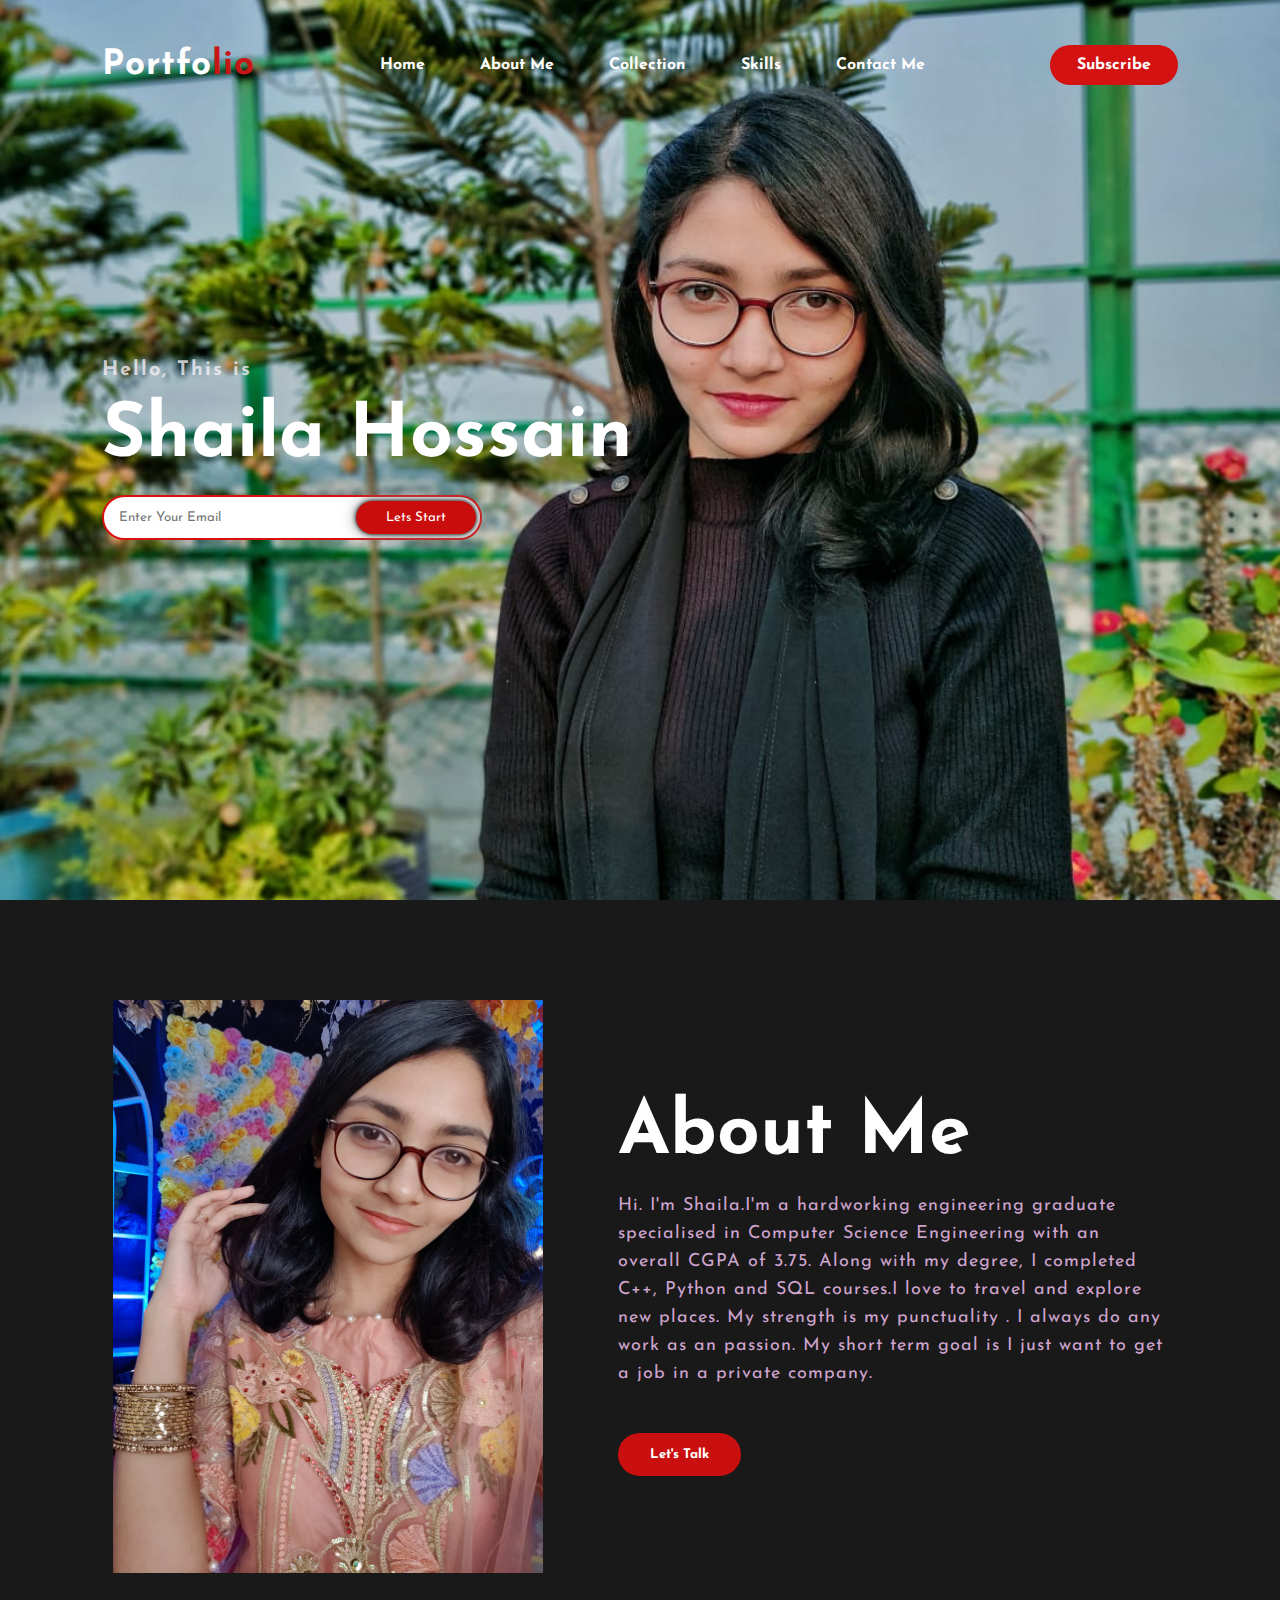
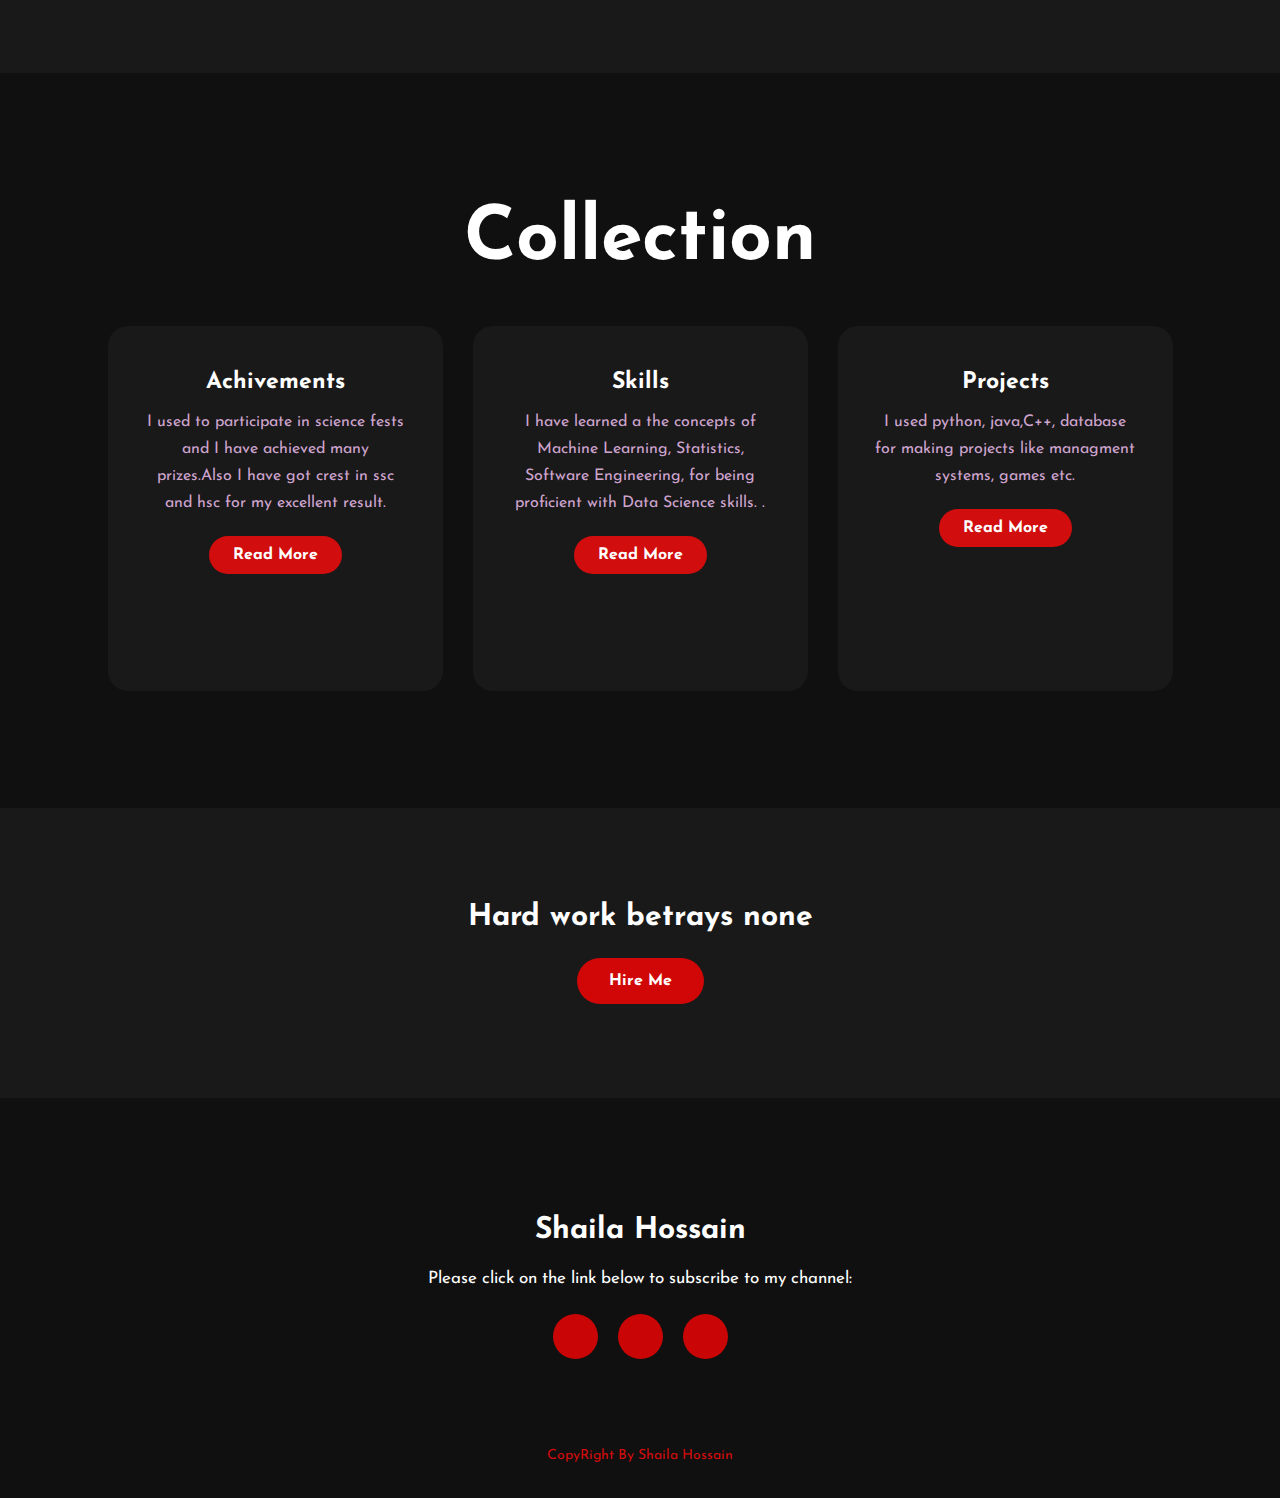
<file: index.html>
<!DOCTYPE html>
<html>
<head>
	<title>Portfolio website</title>
	<link rel="stylesheet" type="text/css" href="css/style.css">

	<link rel="preconnect" href="https://fonts.gstatic.com">
  <link href="https://fonts.googleapis.com/css2?family=Josefin+Sans:ital,wght@0,100;0,200;0,300;0,400;0,500;0,600;0,700;1,100;1,200;1,300;1,400;1,500;1,600;1,700&display=swap" rel="stylesheet">

  <link rel="stylesheet" href="https://cdnjs.cloudflare.com/ajax/libs/font-awesome/5.15.3/css/all.min.css" integrity="sha512-iBBXm8fW90+nuLcSKlbmrPcLa0OT92xO1BIsZ+ywDWZCvqsWgccV3gFoRBv0z+8dLJgyAHIhR35VZc2oM/gI1w==" crossorigin="anonymous" referrerpolicy="no-referrer" />

</head>
<body>
	<!----hero Section start---->

	<div class="hero">
		<nav>
			<h2 class="logo">Portfo<span>lio</span></h2>
			<ul>
				<li><a href="#">Home</a></li>
				<li><a href="#">About Me</a></li>
				<li><a href="#">Collection</a></li>
				<li><a href="#">Skills</a></li>
				<li><a href="#">Contact Me</a></li>
			</ul>
			<a href="#" class="btn">Subscribe</a>
		</nav>

		<div class="content">
			<h4>Hello, This is</h4>
			<h1>Shaila Hossain</h1>
			<div class="newslatter">
				<form>
					<input type="email" name="email" id="mail" placeholder="Enter Your Email">
					<input type="submit" name="submit" value="Lets Start">
				</form>
			</div>
		</div>
	</div>

	<!----About section start---->
	<section class="about">
		<div class="main">
			<img src="img/nodi1.jpeg">
			<div class="about-text">
				<h2>About Me</h2>
				<p>Hi. I'm Shaila.I'm a hardworking engineering graduate specialised in Computer Science Engineering with an overall CGPA of 3.75. Along with my degree, I completed C++, Python and SQL courses.I love to travel and explore new places. My strength is my punctuality . I always do any work as an passion. My short term goal is I just want to get a job in a private company.</p>
				<button type="button">Let's Talk</button>
			</div>
		</div>
	</section>

	<!-----service section start----------->
	<div class="service">
		<div class="title">
			<h2>Collection</h2>
		</div>

		<div class="box">
			<div class="card">
				<i class="fas fa-bars"></i>
				<h5>Achivements</h5>
				<div class="pra">
					<p>I used to participate in science fests and I have achieved many prizes.Also I have got crest in ssc and hsc for my excellent result.</p>

					<p style="text-align: center;">
						<a class="button" href="#">Read More</a>
					</p>
				</div>
			</div>

			<div class="card">
				<i class="far fa-user"></i>
				<h5>Skills</h5>
				<div class="pra">
					<p>I have learned a the concepts of Machine Learning, Statistics, Software Engineering, for being proficient with Data Science skills. .</p>

					<p style="text-align: center;">
						<a class="button" href="#">Read More</a>
					</p>
				</div>
			</div>

			<div class="card">
				<i class="far fa-bell"></i>
				<h5>Projects</h5>
				<div class="pra">
					<p>I used python, java,C++, database for making projects like managment systems, games etc.</p>

					<p style="text-align: center;">
						<a class="button" href="#">Read More</a>
					</p>
				</div>
			</div>
		</div>
	</div>

	<!------Contact Me------>
	<div class="contact-me">
		<p>Hard work betrays none</p>
		<a class="button-two" href="#">Hire Me</a>
	</div>

	<!------footer start--------->
	<footer>
		<p>Shaila Hossain</p>
		<p> Please click on the link below to subscribe to my channel:</p>
		<div class="social">
			<a href="#"><i class="fab fa-facebook-f"></i></a>
			<a href="#"><i class="fab fa-instagram"></i></a>
			<a href="#"><i class="fab fa-dribbble"></i></a>
		</div>
		<p class="end">CopyRight By Shaila Hossain</p>
	</footer>
</body>
</html>
</file>
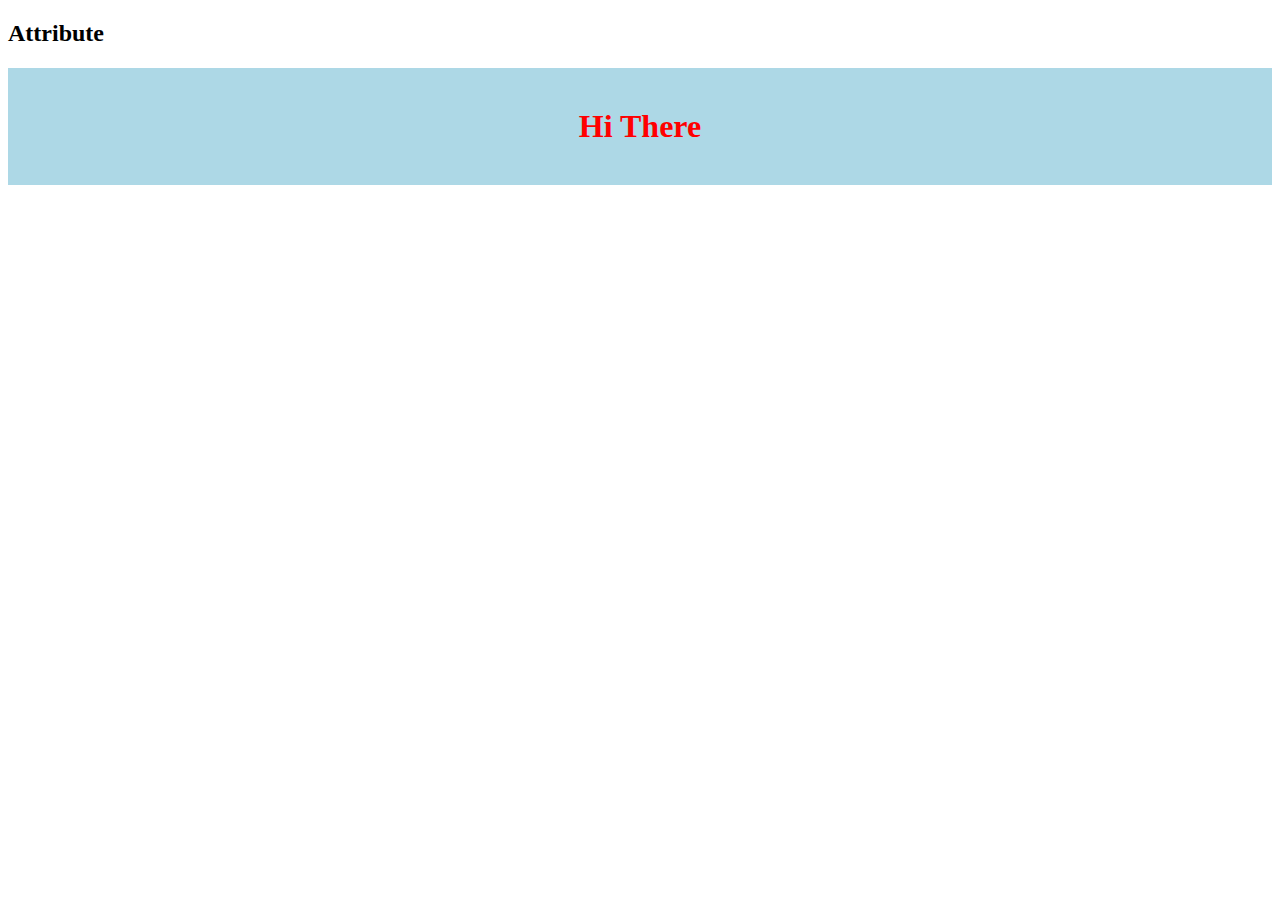
<file: Attribute.html>
<!DOCTYPE html>
<html>
<head>
<style>
#myHeader {
  background-color: lightblue;
  color: red;
  padding: 40px;
  text-align: center;
} 
</style>
</head>
<body>

<h2>Attribute</h2>

<h1 id="myHeader">Hi There</h1>

</body>
</html>
</file>
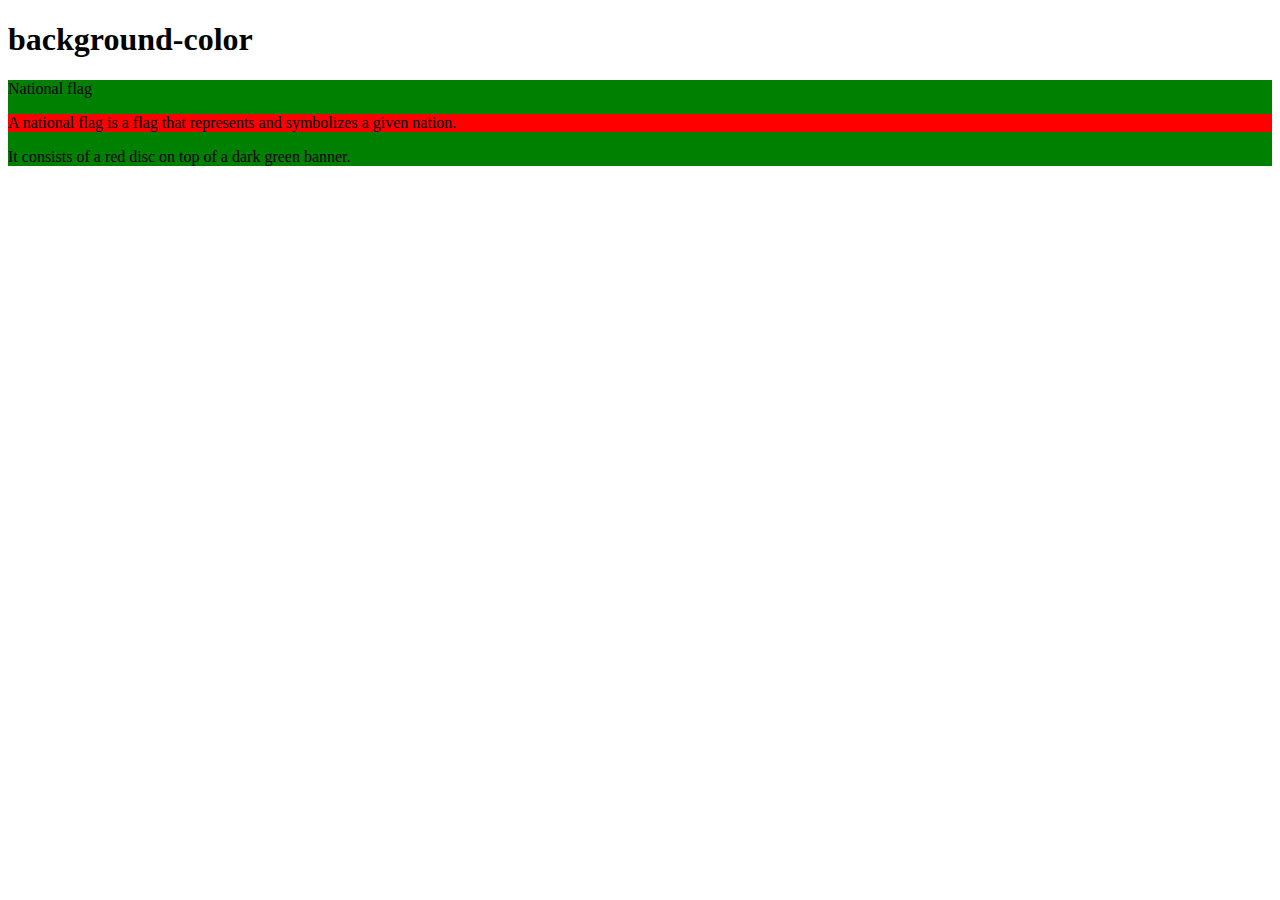
<file: BG.html>
<!DOCTYPE html>
<html>
<head>
<style>
h1 {
  background-color: WHITE;
}

div {
  background-color: GREEN;
}

p {
  background-color: RED;
}
</style>
</head>
<body>

<h1> background-color </h1>
<div>
    National flag
<p>A national flag is a flag that represents and symbolizes a given nation.</p>
It consists of a red disc on top of a dark green banner.
</div>

</body>
</html>
</file>
<file: css/style.css>
*{
	padding: 0;
	margin: 0;
	font-family: 'Josefin Sans', sans-serif;
	box-sizing: border-box;
}
.hero{
	height: 100vh;
	width: 100%;
	background-image: url(../img/nodi5.jpeg);
	background-size: cover;
	background-position: center;
}
nav{
	display: flex;
	align-items: center;
	justify-content: space-between;
	padding-top: 45px;
	padding-left: 8%;
	padding-right: 8%;
}
.logo{
	color: white;
	font-size: 35px;
	letter-spacing: 1px;
	cursor: pointer;
}
span{
	color: #c71616;
}
nav ul li{
	list-style-type: none;
	display: inline-block;
	padding: 10px  25px;
}
nav ul li a{
	color: white;
	text-decoration: none;
	font-weight: bold;
	text-transform: capitalize;
}
nav ul li a:hover{
	color: #ca1111;
	transition: .4s;
}
.btn{
	background-color:#d41212;
	color: white;
	text-decoration: none;
	border: 2px solid transparent;
	font-weight: bold;
	padding: 10px 25px;
	border-radius: 30px;
	transition: transform .4s; 
}
.btn:hover{
	transform: scale(1.2);
}
.content{
	position: absolute;
	top: 50%;
	left:8%;
	transform: translateY(-50%);
}
h1{
	color: white;
	margin: 20px 0px 20px;
	font-size: 75px;
}
h3{
	color: white;
	font-size: 25px;
	margin-bottom: 50px;
}
h4{
	color: rgba(245, 239, 245, 0.8);
	letter-spacing: 2px;
	font-size: 20px;
}
.newslatter form{
	width: 380px;
	max-width: 100%;
	position: relative;
}
.newslatter form input:first-child{
	display: inline-block;
	width: 100%;
	padding: 14px 130px 14px 15px;
	border: 2px solid #da0f0f;
	outline: none;
	border-radius: 30px;
}
.newslatter form input:last-child{
	position: absolute;
	display: inline-block;
	outline: none;
	border: none;
	padding: 10px 30px;
	border-radius: 30px;
	background-color:#c90c0c;
	color: white;
	box-shadow: 0px 0px 5px #000, 0px 0px 15px #858585;
	top: 6px;
	right: 6px; 
}

.about{
	width: 100%;
	padding: 100px 0px;
	background-color: #191919;
}
.about img{
	height: auto;
	width: 430px;
}
.about-text{
	width: 550px;
}
.main{
	width: 1130px;
	max-width: 95%;
	margin: 0 auto;
	display: flex;
	align-items: center;
	justify-content: space-around;
}
.about-text h2{
	color: white;
	font-size: 75px;
	text-transform: capitalize;
	margin-bottom: 20px;
}
.about-text h5{
	color: white;
	letter-spacing: 2px;
	font-size: 22px;
	margin-bottom: 25px;
	text-transform: capitalize;
}
.about-text p{
	color: #fcfc;
	letter-spacing: 1px;
	line-height: 28px;
	font-size: 18px;
	margin-bottom: 45px;
}
button{
	background-color:#c90f0f;
	color: white;
	text-decoration: none;
	border: 2px solid transparent;
	font-weight: bold;
	padding: 13px 30px;
	border-radius: 30px;
	transition: .4s; 
}
button:hover{
	background-color: transparent;
	border: 2px solid #cc0707;
	cursor: pointer;
}

.service{
	background: #101010;
	width: 100%;
	padding: 100px 0px;
}
.title h2{
	color: white;
	font-size: 75px;
	width: 1130px;
	margin: 30px auto;
	text-align: center;
}
.box{
	display: flex;
	justify-content: center;
	align-items: center;
	min-height: 400px;
}
.card{
	height: 365px;
	width: 335px;
	padding: 20px 35px;
	background: #191919;
	border-radius: 20px;
	margin: 15px;
	position: relative;
	overflow: hidden;
	text-align: center;
}
.card i{
	font-size: 50px;
	display: block;
	text-align: center;
	margin: 25px 0px;
	color: #cf1010;

}
h5{
	color: white;
	font-size: 23px;
	margin-bottom: 15px;
}
.pra p{
	color: #fcfc;
	font-size: 16px;
	line-height: 27px;
	margin-bottom: 25px;
}
.card .button{
	background-color:#d10d0d;
	color: white;
	text-decoration: none;
	border: 2px solid transparent;
	font-weight: bold;
	padding: 9px 22px;
	border-radius: 30px;
	transition: .4s; 
}
.card .button:hover{
	background-color: transparent;
	border: 2px solid #ce0707;
	cursor: pointer;
}
.contact-me{
	width: 100%;
	height: 290px;
	background: #191919;
	display: flex;
	align-items: center;
	flex-direction: column;
	justify-content: center;
}
.contact-me p{
	color: white;
	font-size: 30px;
	font-weight: bold;
	margin-bottom: 25px;
}
.contact-me .button-two{
	background-color:#d10707;
	color: white;
	text-decoration: none;
	border: 2px solid transparent;
	font-weight: bold;
	padding: 13px 30px;
	border-radius: 30px;
	transition: .4s; 
}
.contact-me .button-two:hover{
	background-color: transparent;
	border: 2px solid #d30707;
	cursor: pointer;
}
footer{
	position: relative;
	width: 100%;
	height: 400px;
	background: #101010;
	display: flex;
	flex-direction: column;
	align-items: center;
	justify-content: center;
}
footer p:nth-child(1){
	font-size: 30px;
	color: white;
	margin-bottom: 20px;
	font-weight: bold;
}
footer p:nth-child(2){
	color: white;
	font-size: 17px;
	width: 500px;
	text-align: center;
	line-height: 26px;
}
.social{
	display: flex;
}
.social a{
	width: 45px;
	height: 45px;
	display: flex;
	align-items: center;
	justify-content: center;
	background:  #ca0505;
	border-radius: 50%;
	margin: 22px 10px;
	color: white;
	text-decoration: none;
	font-size: 20px;
}
.social a:hover{
	transform: scale(1.3);
	transition: .3s;
}
.end{
	position: absolute;
	color:#d30c0c;
	bottom: 35px;
	font-size: 14px; 
}
</file>
